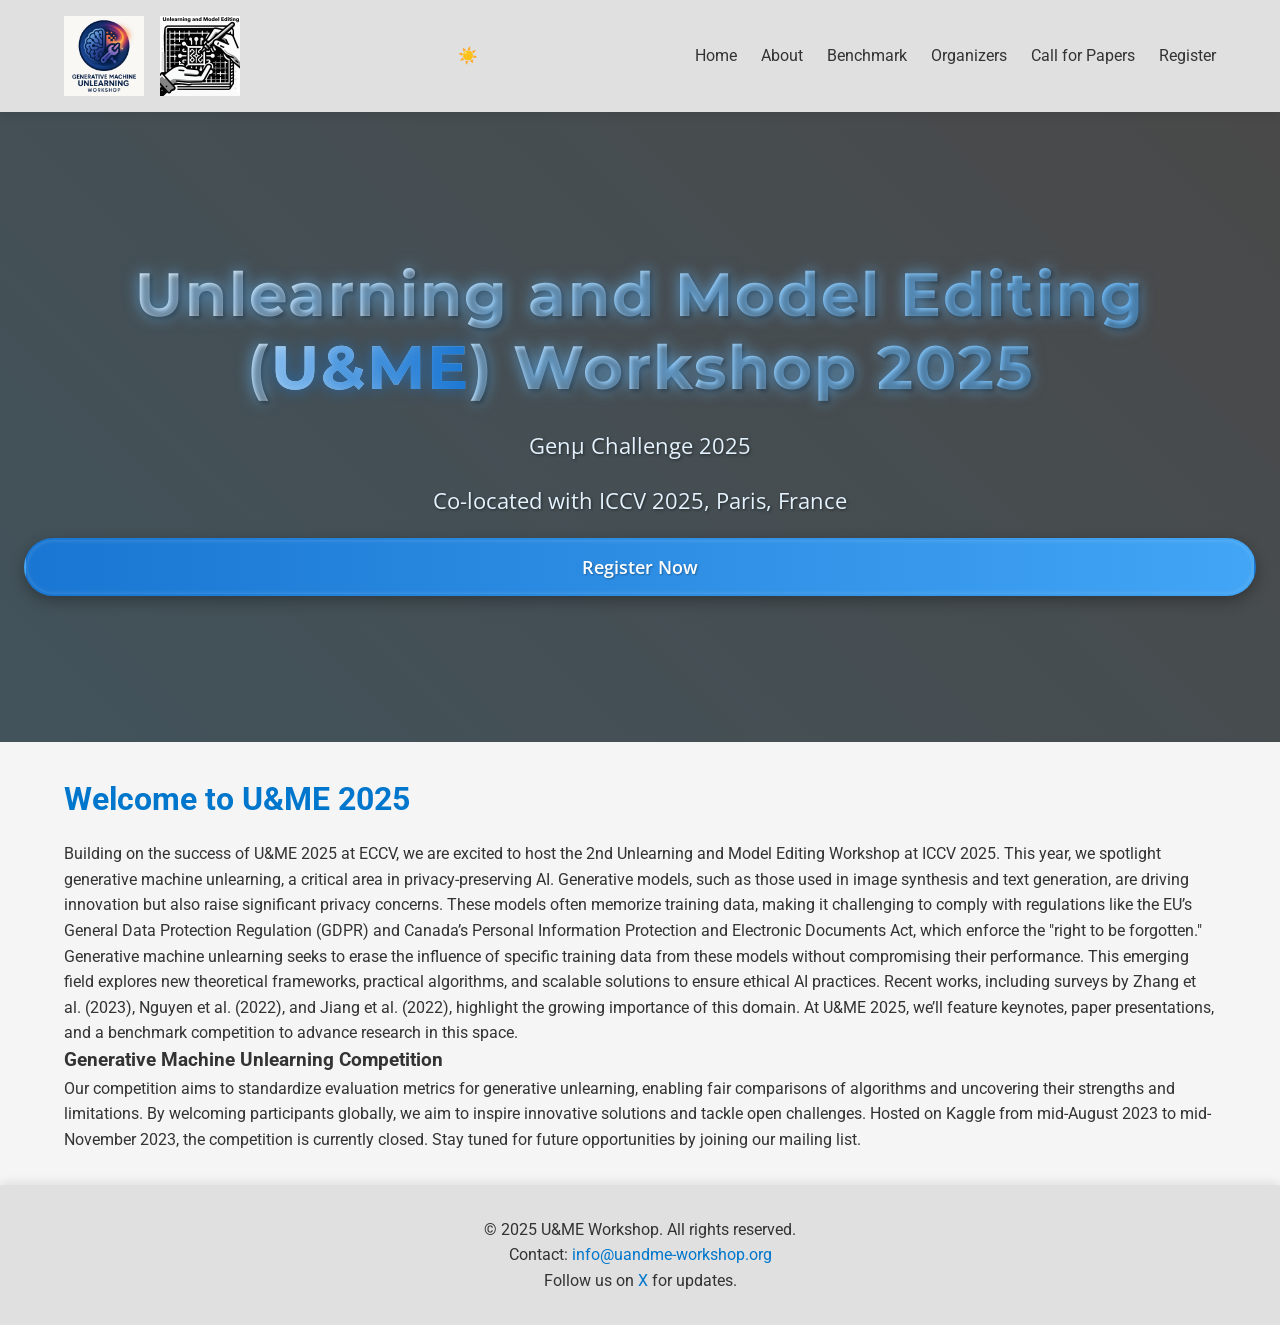
<file: index.html>
<!DOCTYPE html>
<html lang="en">
<head>
    <meta charset="UTF-8">
    <meta name="viewport" content="width=device-width, initial-scale=1.0">
    <meta name="description" content="Unlearning and Model Editing (U&ME) Workshop 2025 at ICCV, focusing on privacy-preserving AI and model editing techniques.">
    <meta name="keywords" content="machine unlearning, model editing, AI, ICCV 2025, workshop, privacy">
    <title>U&ME Workshop 2025 | ICCV</title>
    <link rel="stylesheet" href="assets/css/styles.css">
    <link href="https://fonts.googleapis.com/css2?family=Roboto:wght@300;400;700&family=Playfair+Display:wght@700&family=Montserrat:wght@700&family=Open+Sans:wght@400;600&display=swap" rel="stylesheet">
    <style>
        /* Existing styles */
        @media (min-width: 1024px) {
            .cta-button {
                padding: 0.5rem 1rem;
                font-size: 0.9rem;
            }
        }

        .hero {
            background: linear-gradient(rgba(0, 0, 0, 0.7), rgba(0, 0, 0, 0.7)), url('https://i.ibb.co/4RVD9qBN/hero-bg.png');
            background-size: cover;
            background-position: center;
        }

        /* Enhanced hero text styling */
        .hero h1 {
            font-family: 'Montserrat', sans-serif;
            font-size: 3.8rem;
            font-weight: 700;
            letter-spacing: 2px;
            line-height: 1.2;
            margin-bottom: 1.5rem;
            background: linear-gradient(90deg, #ffffff, #64b5f6);
            -webkit-background-clip: text;
            -webkit-text-fill-color: transparent;
            text-shadow: 0 0 15px rgba(100, 181, 246, 0.7), 2px 2px 4px rgba(0, 0, 0, 0.5);
            /* Pulsating glow animation */
            animation: glow 2s ease-in-out infinite alternate, fadeInUp 1s ease forwards;
        }

        .hero h1 .highlight {
            background: linear-gradient(90deg, #bbdefb, #1976d2);
            -webkit-background-clip: text;
            -webkit-text-fill-color: transparent;
            text-shadow: 0 0 15px rgba(25, 118, 210, 0.7);
        }

        .hero p {
            font-family: 'Open Sans', sans-serif;
            font-size: 1.4rem;
            font-weight: 400;
            margin-bottom: 1.2rem;
            color: #e3f2fd;
            position: relative;
            display: inline-block;
            text-shadow: 1px 1px 3px rgba(0, 0, 0, 0.5);
            transition: color 0.3s ease;
            /* Bounce-in animation */
            animation: bounceIn 1s ease 0.3s forwards;
        }

        /* Underline animation on hover for paragraphs */
        .hero p::after {
            content: '';
            position: absolute;
            width: 0;
            height: 2px;
            background: #64b5f6;
            bottom: -2px;
            left: 0;
            transition: width 0.3s ease;
        }

        .hero p:hover::after {
            width: 100%;
        }

        .hero p:hover {
            color: #bbdefb;
        }

        /* Enhanced Register Now button */
        .hero .cta-button {
            background: linear-gradient(90deg, #1976d2, #42a5f5);
            padding: 0.8rem 2rem;
            font-size: 1.1rem;
            font-weight: 600;
            font-family: 'Open Sans', sans-serif;
            border-radius: 30px;
            border: 2px solid transparent;
            box-shadow: 0 5px 15px rgba(0, 0, 0, 0.3), inset 0 0 5px rgba(255, 255, 255, 0.2);
            transition: transform 0.3s ease, box-shadow 0.3s ease, border-color 0.3s ease;
            text-shadow: 1px 1px 2px rgba(0, 0, 0, 0.3);
            animation: pulseBorder 2s infinite, fadeInUp 1s ease 0.6s forwards;
        }

        .hero .cta-button:hover {
            transform: translateY(-3px);
            box-shadow: 0 8px 20px rgba(0, 0, 0, 0.4), inset 0 0 8px rgba(255, 255, 255, 0.3);
            border-color: #64b5f6;
            background: linear-gradient(90deg, #1565c0, #2196f3);
        }

        /* Animations */
        @keyframes glow {
            0% {
                text-shadow: 0 0 10px rgba(100, 181, 246, 0.5), 2px 2px 4px rgba(0, 0, 0, 0.5);
            }
            100% {
                text-shadow: 0 0 20px rgba(100, 181, 246, 0.8), 2px 2px 4px rgba(0, 0, 0, 0.5);
            }
        }

        @keyframes bounceIn {
            0% {
                opacity: 0;
                transform: translateY(20px);
            }
            60% {
                opacity: 1;
                transform: translateY(-5px);
            }
            80% {
                transform: translateY(3px);
            }
            100% {
                opacity: 1;
                transform: translateY(0);
            }
        }

        @keyframes pulseBorder {
            0% {
                border-color: transparent;
            }
            50% {
                border-color: rgba(100, 181, 246, 0.5);
            }
            100% {
                border-color: transparent;
            }
        }

        /* Responsive adjustments */
        @media (max-width: 768px) {
            .hero h1 {
                font-size: 2.2rem;
                letter-spacing: 1px;
            }

            .hero p {
                font-size: 1.2rem;
            }

            .hero .cta-button {
                padding: 0.6rem 1.5rem;
                font-size: 0.9rem;
            }
        }

        @media (max-width: 480px) {
            .hero h1 {
                font-size: 1.8rem;
                letter-spacing: 0.5px;
            }

            .hero p {
                font-size: 1rem;
            }

            .hero .cta-button {
                padding: 0.5rem 1.2rem;
                font-size: 0.8rem;
            }
        }
    </style>
</head>
<body>
    <header>
        <nav>
            <div class="logo">
                <img src="assets/img/logo.png" alt="U&ME Workshop Logo" class="logo-img">
                <img src="assets/img/logo2.png" alt="Second Logo" class="logo-img">
            </div>
            <div class="theme-toggle" aria-label="Toggle theme">
                <span class="sun">☀️</span>
                <span class="moon">🌙</span>
            </div>
            <div class="hamburger" aria-label="Toggle navigation">
                <span></span>
                <span></span>
                <span></span>
            </div>
            <ul class="nav-links">
                <li><a href="index.html">Home</a></li>
                <li><a href="about.html">About</a></li>
                <li><a href="benchmark.html">Benchmark</a></li>
                <li><a href="organizers.html">Organizers</a></li>
                <li><a href="cfp.html">Call for Papers</a></li>
                <li><a href="register.html">Register</a></li>
            </ul>
        </nav>
    </header>

    <main>
        <section class="hero">
            <h1>Unlearning and Model Editing (<span class="highlight">U&ME</span>) Workshop 2025</h1>
            <p>Genμ Challenge 2025</p>
            <p>Co-located with ICCV 2025, Paris, France</p>
            <a href="register.html" class="cta-button">Register Now</a>
        </section>

        <section class="overview">
            <h2>Welcome to U&ME 2025</h2>
            <p>Building on the success of U&ME 2025 at ECCV, we are excited to host the 2nd Unlearning and Model Editing Workshop at ICCV 2025. This year, we spotlight generative machine unlearning, a critical area in privacy-preserving AI. Generative models, such as those used in image synthesis and text generation, are driving innovation but also raise significant privacy concerns. These models often memorize training data, making it challenging to comply with regulations like the EU’s General Data Protection Regulation (GDPR) and Canada’s Personal Information Protection and Electronic Documents Act, which enforce the "right to be forgotten."</p>
            <p>Generative machine unlearning seeks to erase the influence of specific training data from these models without compromising their performance. This emerging field explores new theoretical frameworks, practical algorithms, and scalable solutions to ensure ethical AI practices. Recent works, including surveys by Zhang et al. (2023), Nguyen et al. (2022), and Jiang et al. (2022), highlight the growing importance of this domain. At U&ME 2025, we’ll feature keynotes, paper presentations, and a benchmark competition to advance research in this space.</p>
            <h3>Generative Machine Unlearning Competition</h3>
            <p>Our competition aims to standardize evaluation metrics for generative unlearning, enabling fair comparisons of algorithms and uncovering their strengths and limitations. By welcoming participants globally, we aim to inspire innovative solutions and tackle open challenges. Hosted on Kaggle from mid-August 2023 to mid-November 2023, the competition is currently closed. Stay tuned for future opportunities by joining our mailing list.</p>
        </section>
    </main>

    <footer>
        <p>© 2025 U&ME Workshop. All rights reserved.</p>
        <p>Contact: <a href="mailto:info@uandme-workshop.org">info@uandme-workshop.org</a></p>
        <p>Follow us on <a href="https://x.com">X</a> for updates.</p>
    </footer>

    <script src="assets/js/main.js"></script>
</body>
</html></html>
</file>
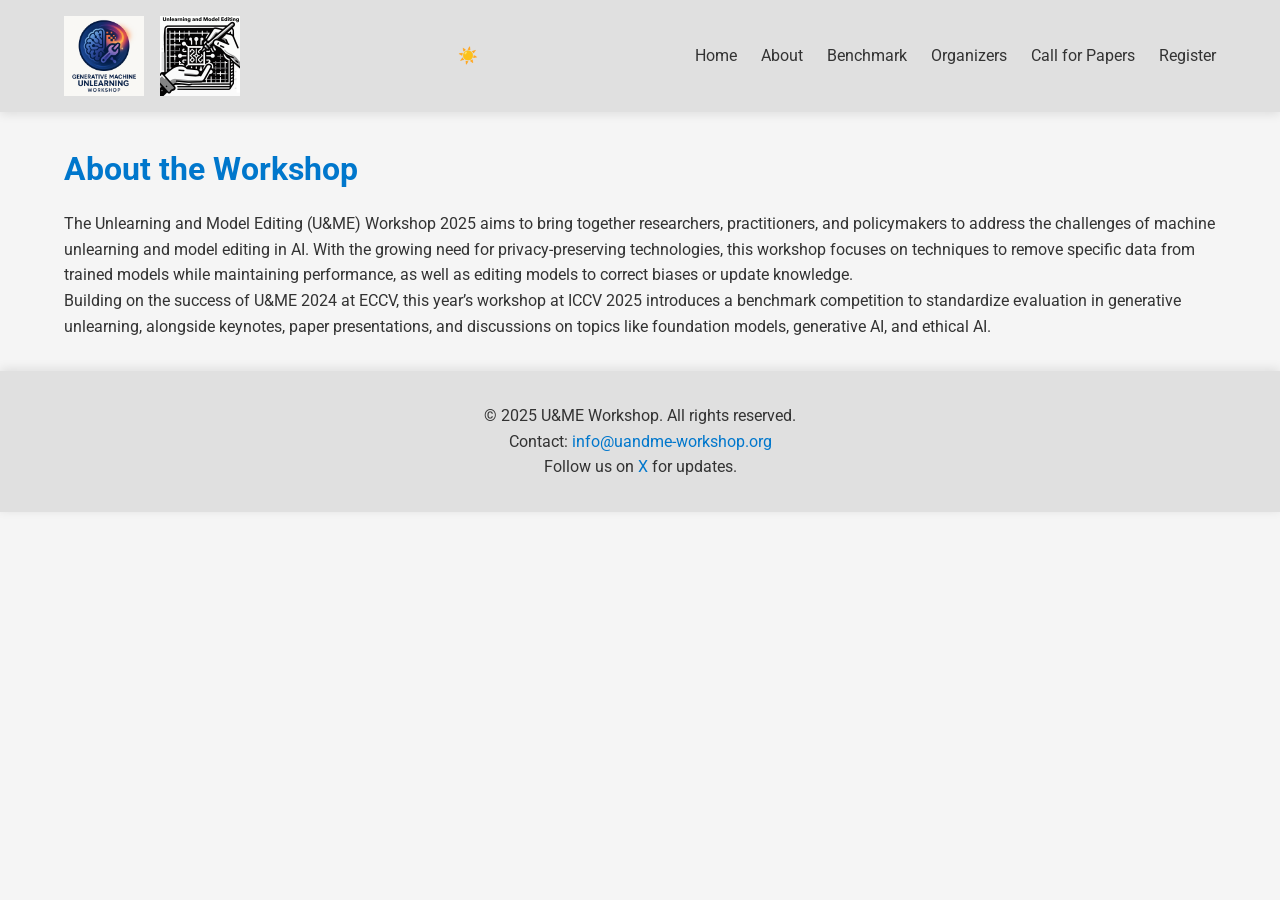
<file: about.html>
<!DOCTYPE html>
<html lang="en">
<head>
    <meta charset="UTF-8">
    <meta name="viewport" content="width=device-width, initial-scale=1.0">
    <title>About | U&ME Workshop 2025</title>
    <link rel="stylesheet" href="assets/css/styles.css">
    <link href="https://fonts.googleapis.com/css2?family=Roboto:wght@300;400;700&display=swap" rel="stylesheet">
</head>
<body>
    <header>
        <nav>
            <div class="logo">
                <img src="assets/img/logo.png" alt="U&ME Workshop Logo" class="logo-img">
                <img src="assets/img/logo2.png" alt="Second Logo" class="logo-img">
            </div>
            <div class="theme-toggle" aria-label="Toggle theme">
                <span class="sun">☀️</span>
                <span class="moon">🌙</span>
            </div>
            <div class="hamburger" aria-label="Toggle navigation">
                <span></span>
                <span></span>
                <span></span>
            </div>
            <ul class="nav-links">
                <li><a href="index.html">Home</a></li>
                <li><a href="about.html">About</a></li>
                <li><a href="benchmark.html">Benchmark</a></li>
                <li><a href="organizers.html">Organizers</a></li>
                <li><a href="cfp.html">Call for Papers</a></li>
                <li><a href="register.html">Register</a></li>
            </ul>
        </nav>
    </header>

    <main>
        <section class="overview">
            <h2>About the Workshop</h2>
            <p>The Unlearning and Model Editing (U&ME) Workshop 2025 aims to bring together researchers, practitioners, and policymakers to address the challenges of machine unlearning and model editing in AI. With the growing need for privacy-preserving technologies, this workshop focuses on techniques to remove specific data from trained models while maintaining performance, as well as editing models to correct biases or update knowledge.</p>
            <p>Building on the success of U&ME 2024 at ECCV, this year’s workshop at ICCV 2025 introduces a benchmark competition to standardize evaluation in generative unlearning, alongside keynotes, paper presentations, and discussions on topics like foundation models, generative AI, and ethical AI.</p>
        </section>
    </main>

    <footer>
        <p>© 2025 U&ME Workshop. All rights reserved.</p>
        <p>Contact: <a href="mailto:info@uandme-workshop.org">info@uandme-workshop.org</a></p>
        <p>Follow us on <a href="https://x.com">X</a> for updates.</p>
    </footer>

    <script src="assets/js/main.js"></script>
</body>
</html>
</file>
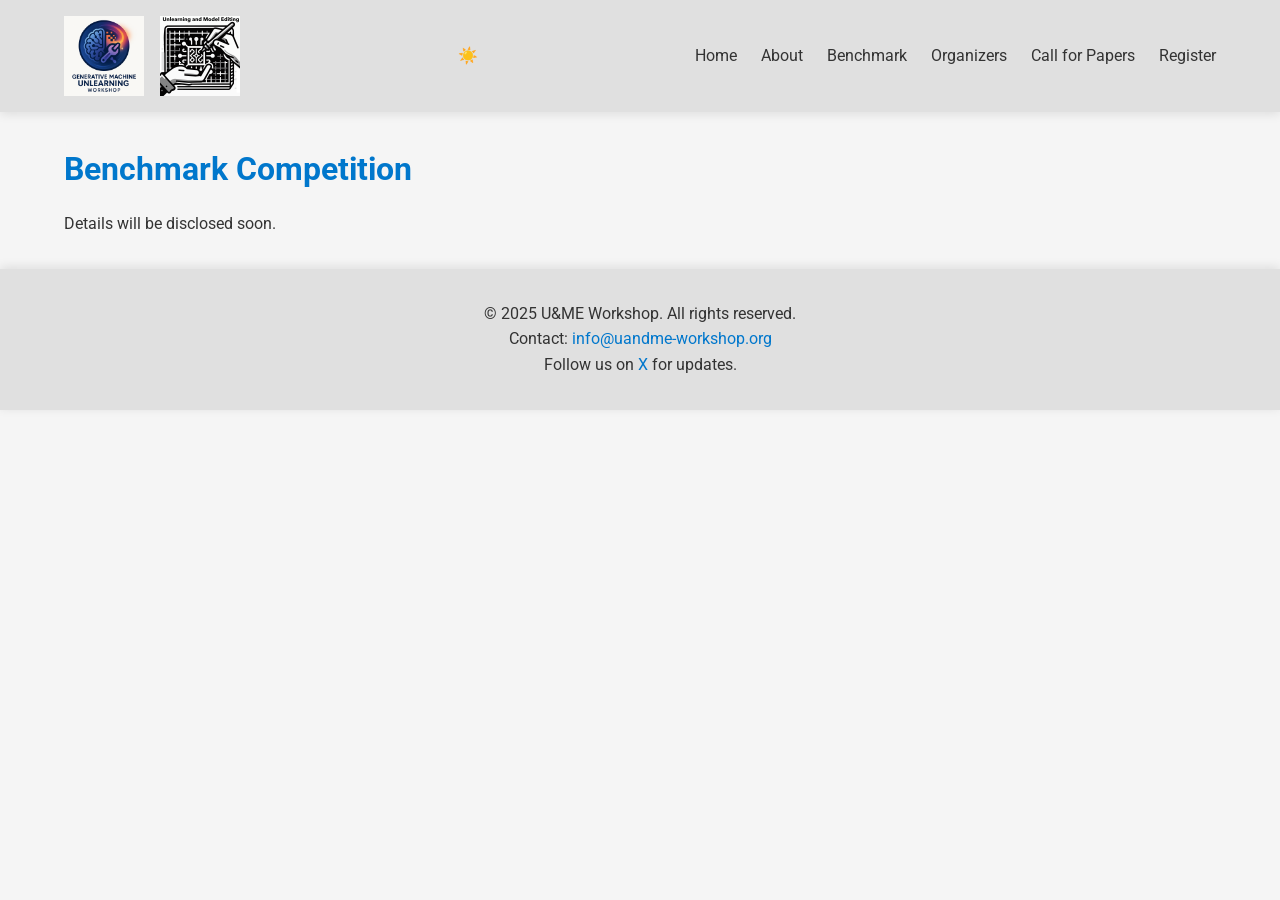
<file: benchmark.html>
<!DOCTYPE html>
<html lang="en">
<head>
    <meta charset="UTF-8">
    <meta name="viewport" content="width=device-width, initial-scale=1.0">
    <title>Benchmark | U&ME Workshop 2025</title>
    <link rel="stylesheet" href="assets/css/styles.css">
    <link href="https://fonts.googleapis.com/css2?family=Roboto:wght@300;400;700&display=swap" rel="stylesheet">
</head>
<body>
    <header>
        <nav>
            <div class="logo">
                <img src="assets/img/logo.png" alt="U&ME Workshop Logo" class="logo-img">
                <img src="assets/img/logo2.png" alt="Second Logo" class="logo-img">
            </div>
            <div class="theme-toggle" aria-label="Toggle theme">
                <span class="sun">☀️</span>
                <span class="moon">🌙</span>
            </div>
            <div class="hamburger" aria-label="Toggle navigation">
                <span></span>
                <span></span>
                <span></span>
            </div>
            <ul class="nav-links">
                <li><a href="index.html">Home</a></li>
                <li><a href="about.html">About</a></li>
                <li><a href="benchmark.html">Benchmark</a></li>
                <li><a href="organizers.html">Organizers</a></li>
                <li><a href="cfp.html">Call for Papers</a></li>
                <li><a href="register.html">Register</a></li>
            </ul>
        </nav>
    </header>

    <main>
        <section class="overview">
            <h2>Benchmark Competition</h2>
            Details will be disclosed soon.
        </section>
    </main>

    <footer>
        <p>© 2025 U&ME Workshop. All rights reserved.</p>
        <p>Contact: <a href="mailto:info@uandme-workshop.org">info@uandme-workshop.org</a></p>
        <p>Follow us on <a href="https://x.com">X</a> for updates.</p>
    </footer>

    <script src="assets/js/main.js"></script>
</body>
</html>
</file>
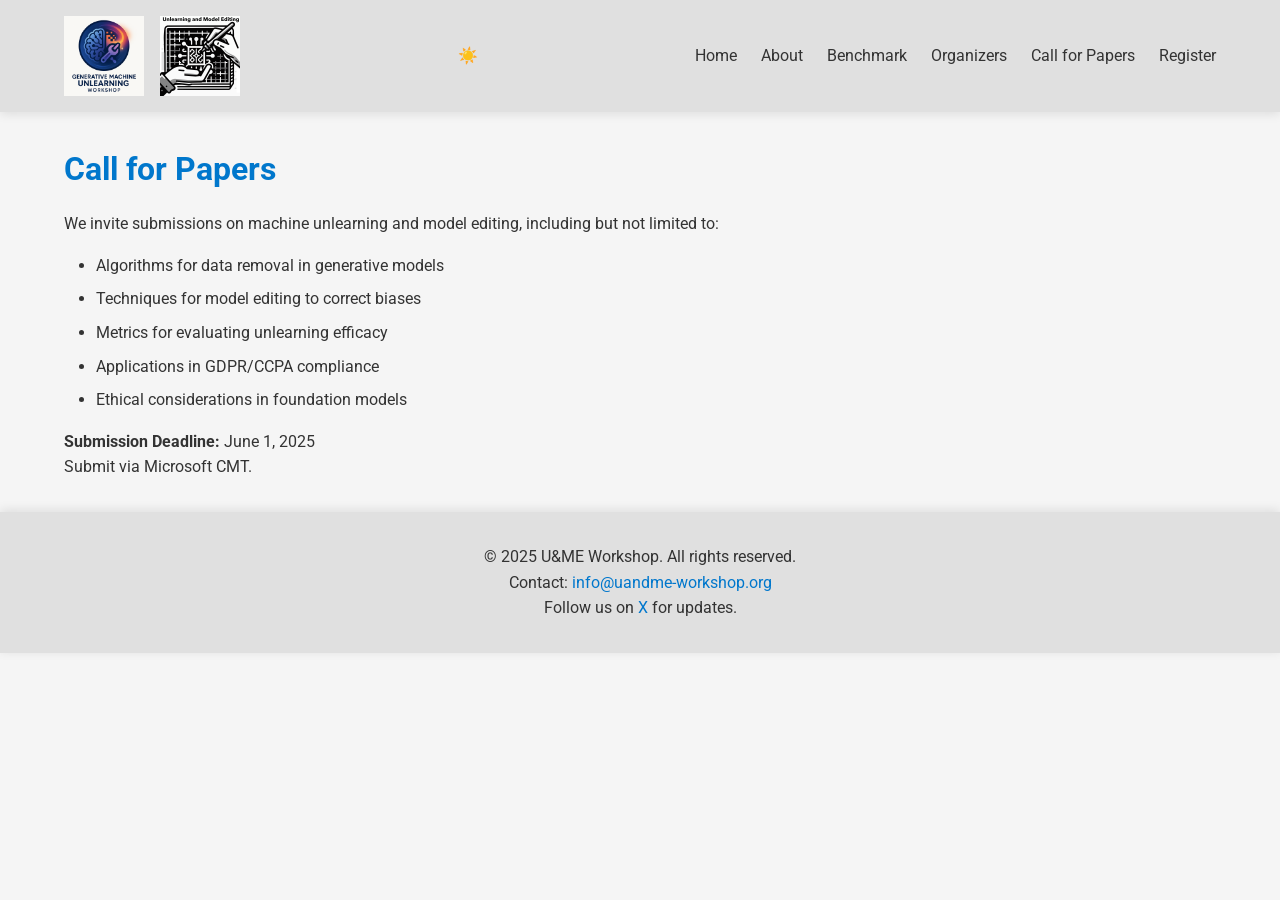
<file: cfp.html>
<!DOCTYPE html>
<html lang="en">
<head>
    <meta charset="UTF-8">
    <meta name="viewport" content="width=device-width, initial-scale=1.0">
    <title>Call for Papers | U&ME Workshop 2025</title>
    <link rel="stylesheet" href="assets/css/styles.css">
    <link href="https://fonts.googleapis.com/css2?family=Roboto:wght@300;400;700&display=swap" rel="stylesheet">
</head>
<body>
    <header>
        <nav>
            <div class="logo">
                <img src="assets/img/logo.png" alt="U&ME Workshop Logo" class="logo-img">
                <img src="assets/img/logo2.png" alt="Second Logo" class="logo-img">
            </div>
            <div class="theme-toggle" aria-label="Toggle theme">
                <span class="sun">☀️</span>
                <span class="moon">🌙</span>
            </div>
            <div class="hamburger" aria-label="Toggle navigation">
                <span></span>
                <span></span>
                <span></span>
            </div>
            <ul class="nav-links">
                <li><a href="index.html">Home</a></li>
                <li><a href="about.html">About</a></li>
                <li><a href="benchmark.html">Benchmark</a></li>
                <li><a href="organizers.html">Organizers</a></li>
                <li><a href="cfp.html">Call for Papers</a></li>
                <li><a href="register.html">Register</a></li>
            </ul>
        </nav>
    </header>

    <main>
        <section class="overview">
            <h2>Call for Papers</h2>
            <p>We invite submissions on machine unlearning and model editing, including but not limited to:</p>
            <ul>
                <li>Algorithms for data removal in generative models</li>
                <li>Techniques for model editing to correct biases</li>
                <li>Metrics for evaluating unlearning efficacy</li>
                <li>Applications in GDPR/CCPA compliance</li>
                <li>Ethical considerations in foundation models</li>
            </ul>
            <p><strong>Submission Deadline:</strong> June 1, 2025</p>
            <p>Submit via Microsoft CMT.</p>
        </section>
    </main>

    <footer>
        <p>© 2025 U&ME Workshop. All rights reserved.</p>
        <p>Contact: <a href="mailto:info@uandme-workshop.org">info@uandme-workshop.org</a></p>
        <p>Follow us on <a href="https://x.com">X</a> for updates.</p>
    </footer>

    <script src="assets/js/main.js"></script>
</body>
</html>
</file>
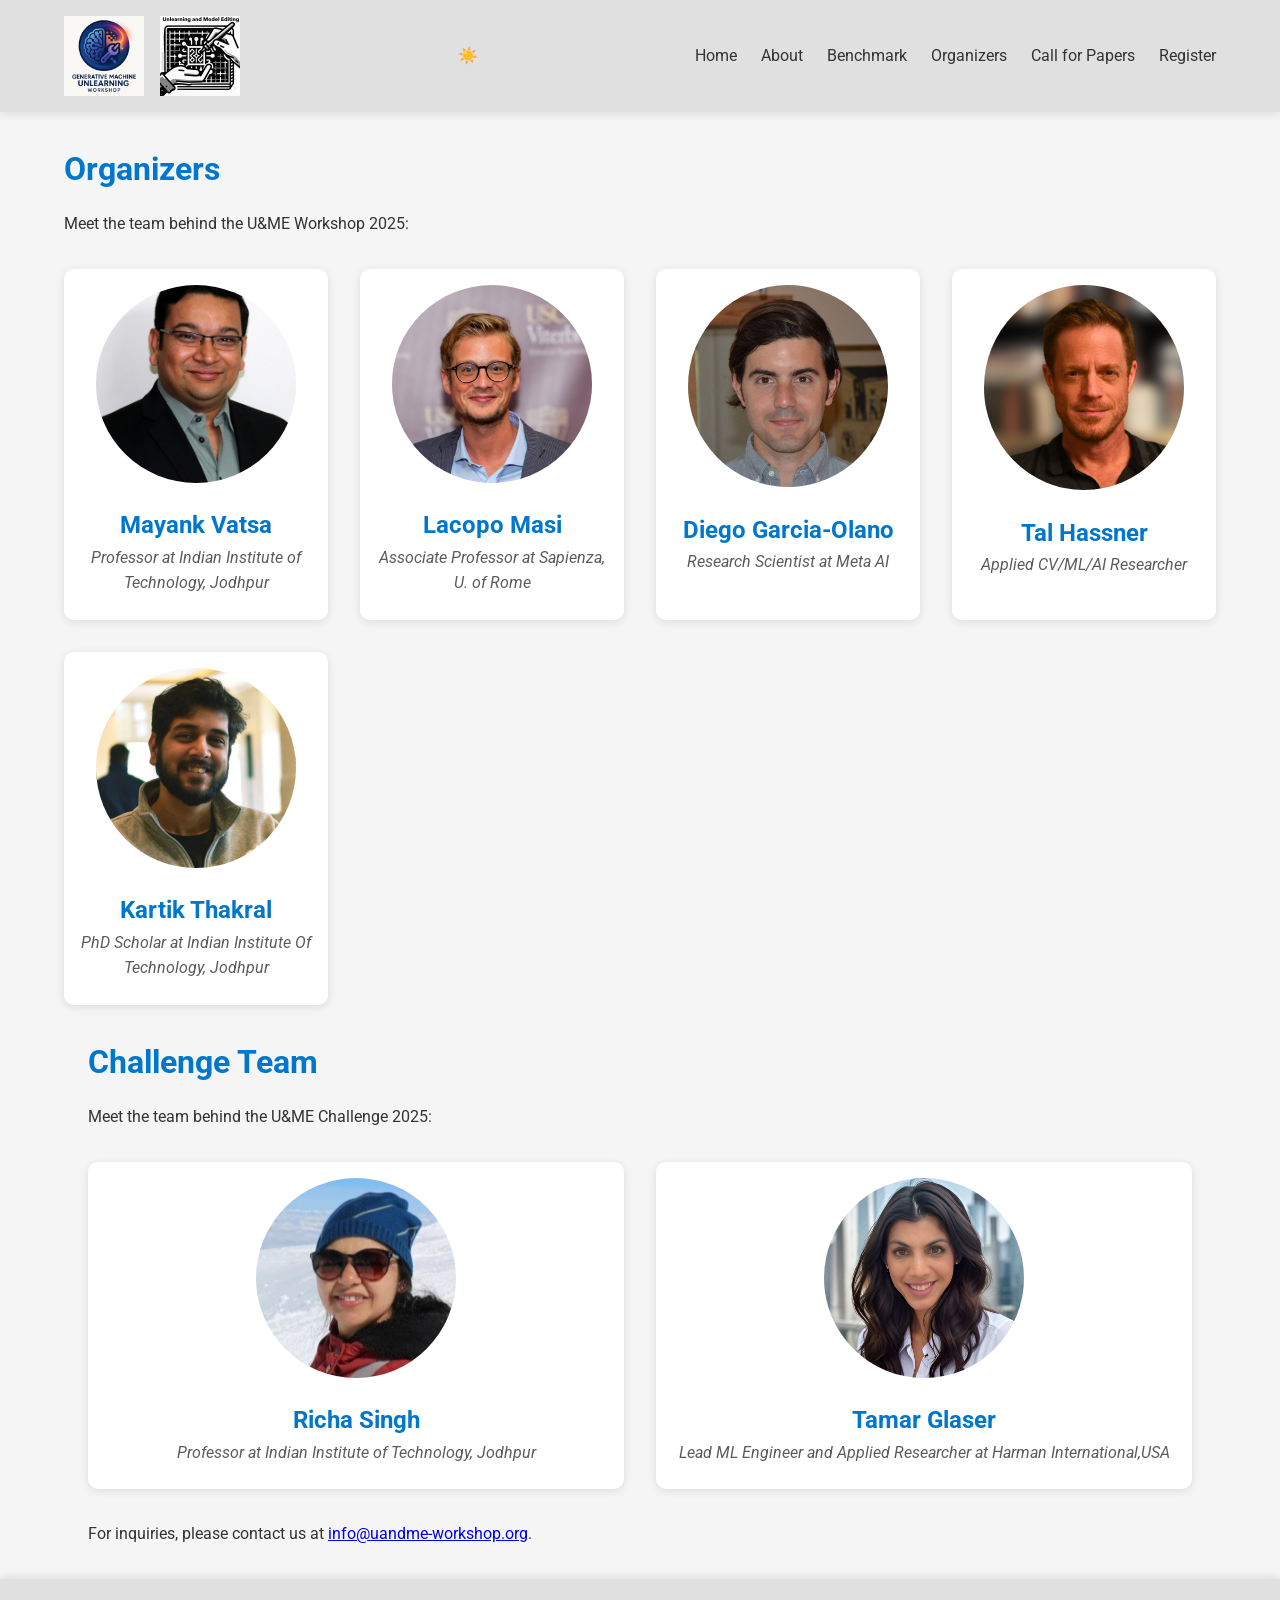
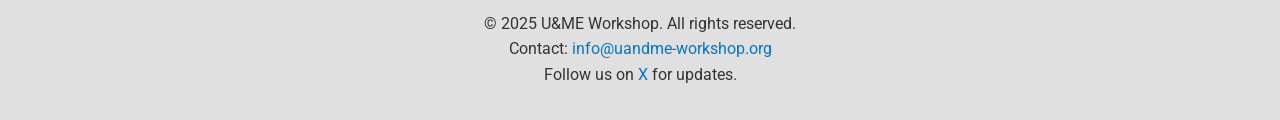
<file: organizers.html>
<!DOCTYPE html>
<html lang="en">
<head>
    <meta charset="UTF-8">
    <meta name="viewport" content="width=device-width, initial-scale=1.0">
    <title>Organizers | U&ME Workshop 2025</title>
    <link rel="stylesheet" href="assets/css/styles.css">
    <link href="https://fonts.googleapis.com/css2?family=Roboto:wght@300;400;700&display=swap" rel="stylesheet">
</head>
<body>
     <header>
        <nav>
            <div class="logo">
                <img src="assets/img/logo.png" alt="U&ME Workshop Logo" class="logo-img">
                <img src="assets/img/logo2.png" alt="Second Logo" class="logo-img">
            </div>
            <div class="theme-toggle" aria-label="Toggle theme">
                <span class="sun">☀️</span>
                <span class="moon">🌙</span>
            </div>
            <div class="hamburger" aria-label="Toggle navigation">
                <span></span>
                <span></span>
                <span></span>
            </div>
            <ul class="nav-links">
                <li><a href="index.html">Home</a></li>
                <li><a href="about.html">About</a></li>
                <li><a href="benchmark.html">Benchmark</a></li>
                <li><a href="organizers.html">Organizers</a></li>
                <li><a href="cfp.html">Call for Papers</a></li>
                <li><a href="register.html">Register</a></li>
            </ul>
        </nav>
    </header>

    <main>



                <section class="overview organizers">
                    <h2>Organizers</h2>
                    <p>Meet the team behind the U&ME Workshop 2025:</p>
                    <div class="organizer-grid">
                        <div class="organizer">
                            <img src="assets/img/mvatsa.jpeg" alt="Mayank Vatsa">
                            <h3>Mayank Vatsa</h3>
                            <p class="title">Professor at Indian Institute of Technology, Jodhpur</p>

                        </div>
                        <div class="organizer">
                            <img src="assets/img/iacopomasi_pic-EDIT.jpg" alt="Iacopo Masi">
                            <h3>Lacopo Masi</h3>
                            <p class="title">Associate Professor at Sapienza, U. of Rome</p>

                        </div>
                        <div class="organizer">
                            <img src="assets/img/diego_olano (1).jpg" alt="Diego Garcia-Olano">
                            <h3>Diego Garcia-Olano</h3>
                            <p class="title">Research Scientist at Meta AI</p>


                        </div>
                        <div class="organizer">
                            <img src="assets/img/TalHas.png" alt="Tal Hassner">
                            <h3>Tal Hassner</h3>
                            <p class="title">Applied CV/ML/AI Researcher</p>

                        </div>
                        <div class="organizer">
                            <img src="assets/img/kartik.jpeg" alt="Kartik Thakral">
                            <h3>Kartik Thakral</h3>
                            <p class="title">PhD Scholar at Indian Institute Of Technology, Jodhpur</p>

                        </div>
                    </div>
                    <section class="overview organizers">
                        <h2>Challenge Team</h2>
                        <p>Meet the team behind the U&ME Challenge 2025:</p>
                        <div class="organizer-grid">
                            <div class="organizer">
                                <img src="assets/img/richa.jpeg" alt="Richa Singh">
                                <h3>Richa Singh</h3>
                                <p class="title">Professor at Indian Institute of Technology, Jodhpur</p>

                            </div>
                            <div class="organizer">
                                <img src="assets/img/tamar.jpeg" alt="Tamar ">
                                <h3>Tamar Glaser</h3>
                                <p class="title">Lead ML Engineer and Applied Researcher at Harman International,USA</p>

                            </div>

                        </div>
            <p>For inquiries, please contact us at <a href="mailto:info@uandme-workshop.org">info@uandme-workshop.org</a>.</p>
        </section>
    </main>

    <footer>
        <p>© 2025 U&ME Workshop. All rights reserved.</p>
        <p>Contact: <a href="mailto:info@uandme-workshop.org">info@uandme-workshop.org</a></p>
        <p>Follow us on <a href="https://x.com">X</a> for updates.</p>
    </footer>

    <script src="assets/js/main.js"></script>
</body>
</html>
</file>
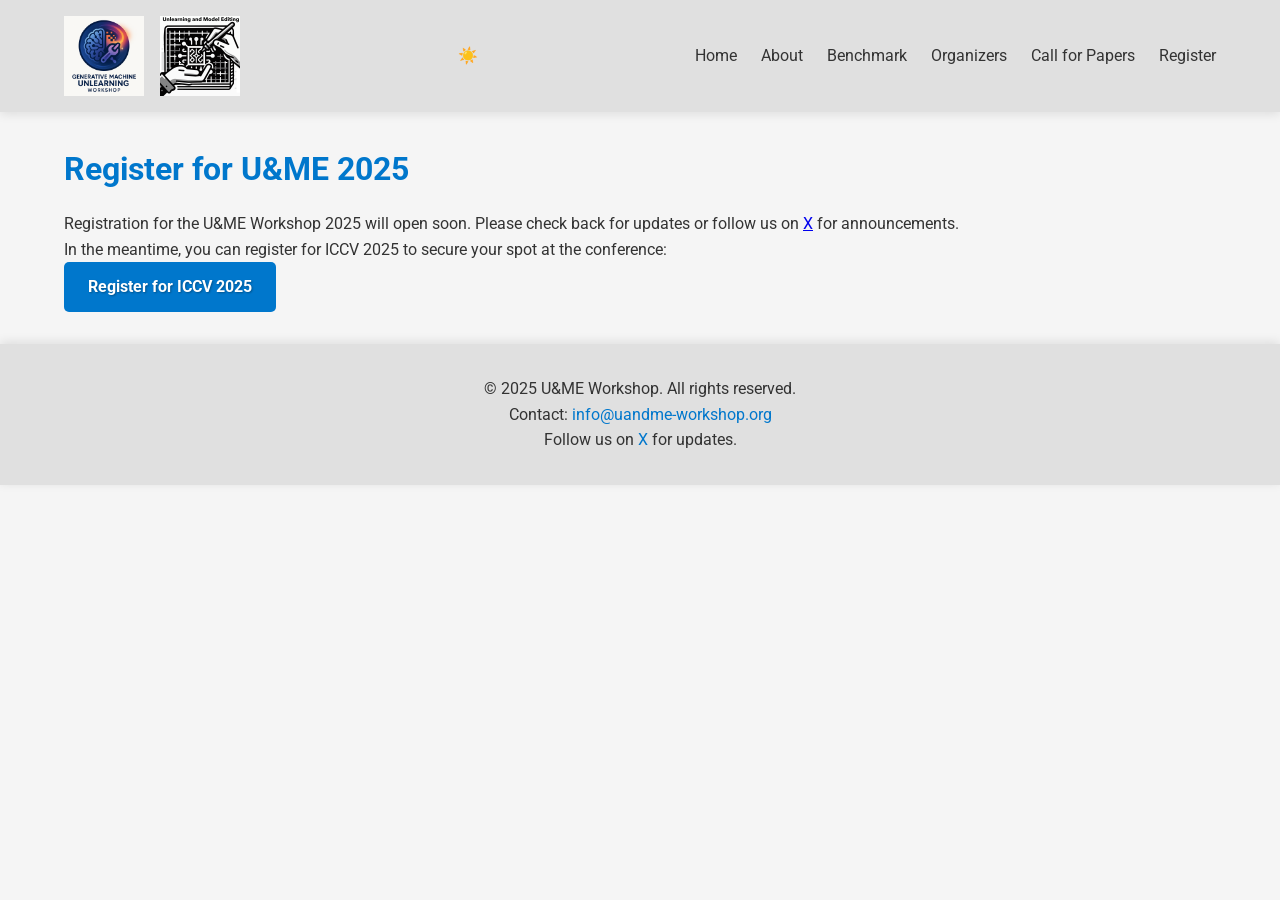
<file: register.html>
<!DOCTYPE html>
<html lang="en">
<head>
    <meta charset="UTF-8">
    <meta name="viewport" content="width=device-width, initial-scale=1.0">
    <title>Register | U&ME Workshop 2025</title>
    <link rel="stylesheet" href="assets/css/styles.css">
    <link href="https://fonts.googleapis.com/css2?family=Roboto:wght@300;400;700&display=swap" rel="stylesheet">
</head>
<body>
    <header>
        <nav>
            <div class="logo">
                <img src="assets/img/logo.png" alt="U&ME Workshop Logo" class="logo-img">
                <img src="assets/img/logo2.png" alt="Second Logo" class="logo-img">
            </div>
            <div class="theme-toggle" aria-label="Toggle theme">
                <span class="sun">☀️</span>
                <span class="moon">🌙</span>
            </div>
            <div class="hamburger" aria-label="Toggle navigation">
                <span></span>
                <span></span>
                <span></span>
            </div>
            <ul class="nav-links">
                <li><a href="index.html">Home</a></li>
                <li><a href="about.html">About</a></li>
                <li><a href="benchmark.html">Benchmark</a></li>
                <li><a href="organizers.html">Organizers</a></li>
                <li><a href="cfp.html">Call for Papers</a></li>
                <li><a href="register.html">Register</a></li>
            </ul>
        </nav>
    </header>

    <main>
        <section class="overview">
            <h2>Register for U&ME 2025</h2>
            <p>Registration for the U&ME Workshop 2025 will open soon. Please check back for updates or follow us on <a href="https://x.com">X</a> for announcements.</p>
            <p>In the meantime, you can register for ICCV 2025 to secure your spot at the conference:</p>
            <a href="https://iccv2025.org/" class="cta-button">Register for ICCV 2025</a>
        </section>
    </main>

    <footer>
        <p>© 2025 U&ME Workshop. All rights reserved.</p>
        <p>Contact: <a href="mailto:info@uandme-workshop.org">info@uandme-workshop.org</a></p>
        <p>Follow us on <a href="https://x.com">X</a> for updates.</p>
    </footer>

    <script src="assets/js/main.js"></script>
</body>
</html>
</file>
<file: assets/css/styles.css>
:root {
    /* Dark Theme (Default) */
    --background: #121212;
    --text-color: #e0e0e0;
    --header-bg: #1a2a44;
    --accent-color: #00aaff;
    --secondary-bg: #1e1e1e;
    --link-hover: #0088cc;
    --shadow: rgba(0, 0, 0, 0.3);
}

[data-theme="light"] {
    /* Light Theme */
    --background: #f5f5f5;
    --text-color: #333;
    --header-bg: #e0e0e0;
    --accent-color: #0077cc;
    --secondary-bg: #ffffff;
    --link-hover: #0055aa;
    --shadow: rgba(0, 0, 0, 0.1);
}

* {
    margin: 0;
    padding: 0;
    box-sizing: border-box;
}

body {
    font-family: 'Roboto', sans-serif;
    line-height: 1.6;
    color: var(--text-color);
    background: var(--background);
    overflow-x: hidden;
    transition: background 0.3s ease, color 0.3s ease;
}

header {
    background: var(--header-bg);
    color: var(--text-color);
    padding: 1rem 0;
    position: sticky;
    top: 0;
    z-index: 100;
    box-shadow: 0 2px 10px var(--shadow);
}

nav {
    max-width: 1200px;
    margin: 0 auto;
    display: flex;
    justify-content: space-between;
    align-items: center;
    padding: 0 1.5rem;
}

.logo {
    display: flex;
    align-items: center;
    gap: 1rem;
}

.logo-img {
    max-width: 80px;
    height: auto;
    transition: transform 0.3s ease;
}

.logo-img:hover {
    transform: scale(1.05);
}

.theme-toggle {
    display: flex;
    align-items: center;
    gap: 0.5rem;
    cursor: pointer;
}

.theme-toggle .sun {
    display: none;
}

[data-theme="light"] .theme-toggle .sun {
    display: inline;
}

[data-theme="light"] .theme-toggle .moon {
    display: none;
}

.hamburger {
    display: none;
    flex-direction: column;
    justify-content: space-between;
    width: 30px;
    height: 20px;
    cursor: pointer;
}

.hamburger span {
    background: var(--text-color);
    height: 3px;
    width: 100%;
    transition: all 0.3s ease;
}

.hamburger.active span:nth-child(1) {
    transform: rotate(45deg) translate(5px, 5px);
}

.hamburger.active span:nth-child(2) {
    opacity: 0;
}

.hamburger.active span:nth-child(3) {
    transform: rotate(-45deg) translate(7px, -7px);
}

.nav-links {
    list-style: none;
    display: flex;
    gap: 1.5rem;
}

.nav-links li a {
    color: var(--text-color);
    text-decoration: none;
    font-weight: 400;
    position: relative;
    transition: color 0.3s ease;
}

.nav-links li a::after {
    content: '';
    position: absolute;
    width: 0;
    height: 2px;
    background: var(--accent-color);
    bottom: -5px;
    left: 0;
    transition: width 0.3s ease;
}

.nav-links li a:hover::after {
    width: 100%;
}

.nav-links li a:hover {
    color: var(--accent-color);
}

.hero {
    /* Temporarily use a direct Unsplash URL to test */
    background: linear-gradient(rgba(0, 0, 0, 0.6), rgba(0, 0, 0, 0.6)), url('https://ibb.co/PG6b3LBC');
    
    
    
    background-size: cover;
    background-position: center;
    color: #fff;
    text-align: center;
    padding: 5rem 1.5rem;
    position: relative;
    overflow: hidden;
    min-height: 70vh;
    display: flex;
    flex-direction: column;
    justify-content: center;
}

.hero::before {
    content: '';
    position: absolute;
    top: 0;
    left: 0;
    width: 100%;
    height: 100%;
    background: linear-gradient(45deg, rgba(0, 170, 255, 0.1), transparent);
    animation: gradientShift 10s ease infinite;
}

@keyframes gradientShift {
    0% { transform: translateX(0); }
    50% { transform: translateX(100%); }
    100% { transform: translateX(0); }
}

.hero h1 {
    font-size: 3rem;
    margin-bottom: 1rem;
    opacity: 0;
    transform: translateY(20px);
    animation: fadeInUp 1s ease forwards;
    text-shadow: 2px 2px 4px rgba(0, 0, 0, 0.5);
}

.hero p {
    font-size: 1.2rem;
    margin-bottom: 1.5rem;
    opacity: 0;
    transform: translateY(20px);
    animation: fadeInUp 1s ease 0.3s forwards;
    text-shadow: 1px 1px 3px rgba(0, 0, 0, 0.5);
}

.cta-button {
    background: var(--accent-color);
    color: #fff;
    padding: 0.75rem 1.5rem;
    text-decoration: none;
    border-radius: 5px;
    font-weight: 700;
    display: inline-block;
    transition: transform 0.3s ease, background 0.3s ease;
    opacity: 0;
    transform: translateY(20px);
    animation: fadeInUp 1s ease 0.6s forwards;
    text-shadow: 1px 1px 2px rgba(0, 0, 0, 0.3);
}

.cta-button:hover {
    background: var(--link-hover);
    transform: translateY(-3px);
}

@keyframes fadeInUp {
    to {
        opacity: 1;
        transform: translateY(0);
    }
}

.overview {
    max-width: 1200px;
    margin: 2rem auto;
    padding: 0 1.5rem;
    opacity: 0;
    transform: translateY(20px);
    animation: fadeInUp 1s ease forwards;
}

.overview h2 {
    font-size: 2rem;
    margin-bottom: 1rem;
    color: var(--accent-color);
}

.overview ul {
    margin: 1rem 0;
    padding-left: 2rem;
}

.overview ul li {
    margin-bottom: 0.5rem;
}

.organizers .organizer-grid {
    display: grid;
    grid-template-columns: repeat(auto-fit, minmax(250px, 1fr));
    gap: 2rem;
    margin: 2rem 0;
}

.organizer {
    text-align: center;
    background: var(--secondary-bg);
    padding: 1rem;
    border-radius: 10px;
    box-shadow: 0 2px 10px var(--shadow);
    transition: transform 0.3s ease;
}

.organizer:hover {
    transform: translateY(-5px);
}

.organizer img {
    width: 100%;
    max-width: 200px;
    height: auto;
    border-radius: 50%;
    margin-bottom: 1rem;
}

.organizer h3 {
    font-size: 1.5rem;
    color: var(--accent-color);
}

.organizer .title {
    font-style: italic;
    color: var(--text-color);
    opacity: 0.8;
    margin-bottom: 0.5rem;
}

footer {
    background: var(--header-bg);
    color: var(--text-color);
    text-align: center;
    padding: 2rem;
    margin-top: 2rem;
    box-shadow: 0 -2px 10px var(--shadow);
}

footer a {
    color: var(--accent-color);
    text-decoration: none;
}

footer a:hover {
    color: var(--link-hover);
}

@media (max-width: 768px) {
    nav {
        flex-wrap: wrap;
        padding: 0.5rem 1rem;
    }

    .logo {
        flex: 1;
        gap: 0.5rem;
    }

    .logo-img {
        max-width: 60px;
    }

    .theme-toggle {
        order: 1;
        margin-left: auto;
    }

    .hamburger {
        display: flex;
        margin-left: 1rem;
    }

    .nav-links {
        display: none;
        width: 100%;
        background: var(--header-bg);
        flex-direction: column;
        align-items: center;
        gap: 1rem;
        padding: 1rem 0;
        transition: all 0.3s ease;
    }

    .nav-links.active {
        display: flex;
    }

    .nav-links li a {
        font-size: 1.1rem;
    }

    .hero {
        padding: 3rem 1rem;
        min-height: 50vh;
    }

    .hero h1 {
        font-size: 1.8rem;
    }

    .hero p {
        font-size: 1rem;
    }

    .cta-button {
        padding: 0.6rem 1.2rem;
        font-size: 0.9rem;
    }

    .overview {
        padding: 0 1rem;
    }

    .overview h2 {
        font-size: 1.5rem;
    }
}

@media (max-width: 480px) {
    .logo-img {
        max-width: 50px;
    }

    .hero h1 {
        font-size: 1.4rem;
    }

    .hero p {
        font-size: 0.9rem;
    }

    .cta-button {
        padding: 0.5rem 1rem;
        font-size: 0.8rem;
    }

    .overview h2 {
        font-size: 1.3rem;
    }

    .overview p {
        font-size: 0.9rem;
    }

    .organizer img {
        max-width: 150px;
    }
}
</file>
